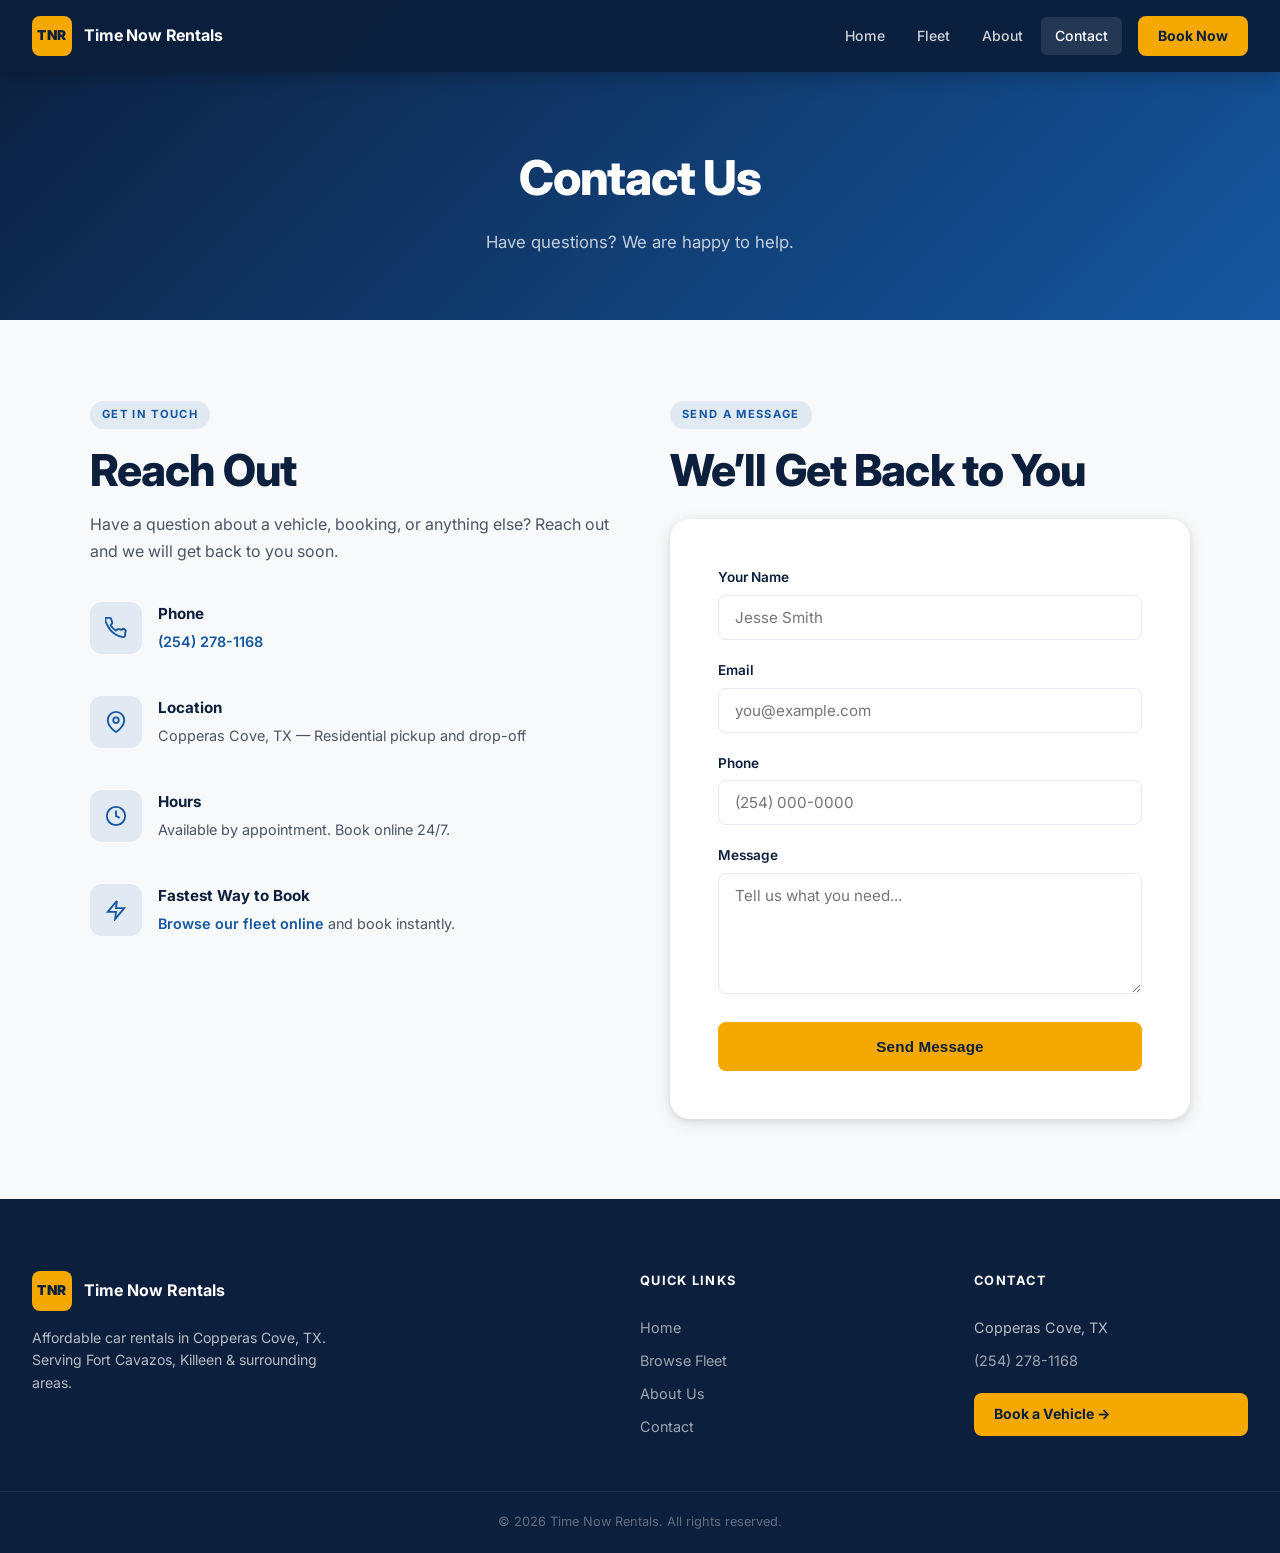
<file: contact.html>
<!DOCTYPE html>
<html lang="en">
  <head>
    <meta charset="UTF-8">
    <meta name="viewport" content="width=device-width, initial-scale=1.0">
    <title>Contact | Time Now Rentals</title>
    <meta name="description" content="Contact Time Now Rentals in Copperas Cove, TX. Call (254) 278-1168 or send us a message. Questions about bookings, vehicles, or pricing — we're here to help.">
    <link rel="canonical" href="https://timenowrentals.com/contact.html">

    <!-- Open Graph -->
    <meta property="og:type" content="website">
    <meta property="og:site_name" content="Time Now Rentals">
    <meta property="og:title" content="Contact | Time Now Rentals">
    <meta property="og:description" content="Contact Time Now Rentals in Copperas Cove, TX. Call (254) 278-1168 or send us a message.">
    <meta property="og:url" content="https://timenowrentals.com/contact.html">
    <meta property="og:image" content="https://res.cloudinary.com/outdoorsy/image/upload/t_odw,a_exif,q_auto,f_auto,w_1200,h_630,c_fill/v1775086304/p/rentals/513238/images/xc4bdpvxe1ckhvgntpgz.jpg">
    <meta property="og:locale" content="en_US">

    <!-- Twitter Card -->
    <meta name="twitter:card" content="summary_large_image">
    <meta name="twitter:title" content="Contact | Time Now Rentals">
    <meta name="twitter:description" content="Contact Time Now Rentals in Copperas Cove, TX. Call (254) 278-1168 or send us a message.">
    <meta name="twitter:image" content="https://res.cloudinary.com/outdoorsy/image/upload/t_odw,a_exif,q_auto,f_auto,w_1200,h_630,c_fill/v1775086304/p/rentals/513238/images/xc4bdpvxe1ckhvgntpgz.jpg">

    <!-- Additional SEO -->
    <meta name="robots" content="index, follow">
    <meta name="geo.region" content="US-TX">
    <meta name="geo.placename" content="Copperas Cove">
    <meta name="theme-color" content="#0c1f3d">

    <link rel="preconnect" href="https://fonts.googleapis.com">
    <link rel="preconnect" href="https://fonts.gstatic.com" crossorigin>
    <link href="https://fonts.googleapis.com/css2?family=Inter:wght@300;400;500;600;700;800;900&display=swap" rel="stylesheet">
    <link rel="stylesheet" href="style.css">
    <link rel="icon" type="image/svg+xml" href="data:image/svg+xml,<svg xmlns='http://www.w3.org/2000/svg' viewBox='0 0 100 100'><rect width='100' height='100' rx='16' fill='%23f4a800'/><text x='50' y='68' font-family='Arial,sans-serif' font-size='42' font-weight='900' text-anchor='middle' fill='%230c1f3d'>TNR</text></svg>">
  </head>
<body>
  <a href="#main-content" class="skip-link">Skip to main content</a>

  <!-- NAV -->
  <header class="site-header scrolled" id="siteHeader">
    <div class="header-inner">
      <a href="index.html" class="brand">
        <div class="brand-badge">TNR</div>
        <span class="brand-name">Time Now Rentals</span>
      </a>
      <nav class="main-nav" id="mainNav" aria-label="Main navigation">
        <a href="index.html" class="nav-link">Home</a>
        <a href="fleet.html" class="nav-link">Fleet</a>
        <a href="about.html" class="nav-link">About</a>
        <a href="contact.html" class="nav-link active">Contact</a>
        <a href="fleet.html" class="nav-cta">Book Now</a>
      </nav>
      <button class="nav-burger" id="navBurger" aria-label="Toggle menu">
        <span></span><span></span><span></span>
      </button>
    </div>
  </header>

  <main id="main-content">
  <!-- PAGE HERO -->
  <div class="page-hero">
    <h1>Contact Us</h1>
    <p>Have questions? We are happy to help.</p>
  </div>

  <!-- CONTACT CONTENT -->
  <section class="contact-section">
    <div class="contact-grid">

      <!-- Contact Info -->
      <div>
        <div class="section-label">GET IN TOUCH</div>
        <h2 class="section-title left mb-sm">Reach Out</h2>
        <p class="contact-description">Have a question about a vehicle, booking, or anything else? Reach out and we will get back to you soon.</p>

        <div class="contact-info-stack">
          <div class="contact-info-item">
            <div class="serve-icon">
              <svg width="22" height="22" viewBox="0 0 24 24" fill="none" stroke="currentColor" stroke-width="2"><path d="M22 16.92v3a2 2 0 01-2.18 2 19.79 19.79 0 01-8.63-3.07A19.5 19.5 0 013.07 9.81a19.79 19.79 0 01-3.07-8.68A2 2 0 012 1h3a2 2 0 012 1.72c.13 1 .36 1.98.71 2.92a2 2 0 01-.45 2.11L6.09 8.91a16 16 0 006 6l1.27-1.27a2 2 0 012.11-.45c.94.35 1.92.58 2.92.71A2 2 0 0122 16.92z"/></svg>
            </div>
            <div>
              <strong class="contact-info-label">Phone</strong>
              <a href="tel:2542781168" class="contact-info-link">(254) 278-1168</a>
            </div>
          </div>
          <div class="contact-info-item">
            <div class="serve-icon">
              <svg width="22" height="22" viewBox="0 0 24 24" fill="none" stroke="currentColor" stroke-width="2"><path d="M21 10c0 7-9 13-9 13s-9-6-9-13a9 9 0 0118 0z"/><circle cx="12" cy="10" r="3"/></svg>
            </div>
            <div>
              <strong class="contact-info-label">Location</strong>
              <span class="contact-info-text">Copperas Cove, TX &mdash; Residential pickup and drop-off</span>
            </div>
          </div>
          <div class="contact-info-item">
            <div class="serve-icon">
              <svg width="22" height="22" viewBox="0 0 24 24" fill="none" stroke="currentColor" stroke-width="2"><circle cx="12" cy="12" r="10"/><polyline points="12 6 12 12 16 14"/></svg>
            </div>
            <div>
              <strong class="contact-info-label">Hours</strong>
              <span class="contact-info-text">Available by appointment. Book online 24/7.</span>
            </div>
          </div>
          <div class="contact-info-item">
            <div class="serve-icon">
              <svg width="22" height="22" viewBox="0 0 24 24" fill="none" stroke="currentColor" stroke-width="2"><polyline points="13 2 3 14 12 14 11 22 21 10 12 10 13 2"/></svg>
            </div>
            <div>
              <strong class="contact-info-label">Fastest Way to Book</strong>
              <a href="fleet.html" class="contact-info-link">Browse our fleet online</a><span class="contact-info-text"> and book instantly.</span>
            </div>
          </div>
        </div>
      </div>

      <!-- Contact Form -->
      <div>
        <div class="section-label">SEND A MESSAGE</div>
        <h2 class="section-title left mb-md">We&rsquo;ll Get Back to You</h2>
        <form class="contact-form contact-form-card" id="contactForm">
          <div class="form-group">
            <label for="name">Your Name</label>
            <input type="text" id="name" placeholder="Jesse Smith" required>
          </div>
          <div class="form-group">
            <label for="email">Email</label>
            <input type="email" id="email" placeholder="you@example.com" required>
          </div>
          <div class="form-group">
            <label for="phone">Phone</label>
            <input type="tel" id="phone" placeholder="(254) 000-0000">
          </div>
          <div class="form-group">
            <label for="message">Message</label>
            <textarea id="message" rows="5" placeholder="Tell us what you need..." required></textarea>
          </div>
          <button type="submit" class="btn-primary btn-primary-full">Send Message</button>
        </form>
        <div id="formSuccess" class="form-success" role="status" aria-live="polite">
          <p>Message sent! We will be in touch shortly.</p>
        </div>
      </div>

    </div>
  </section>
  </main>

  <!-- FOOTER -->
  <footer class="site-footer">
    <div class="footer-inner">
      <div class="footer-brand">
        <div class="footer-logo">
          <div class="brand-badge">TNR</div>
          <span>Time Now Rentals</span>
        </div>
        <p>Affordable car rentals in Copperas Cove, TX. Serving Fort Cavazos, Killeen &amp; surrounding areas.</p>
      </div>
      <div class="footer-links">
        <h4>Quick Links</h4>
        <a href="index.html">Home</a>
        <a href="fleet.html">Browse Fleet</a>
        <a href="about.html">About Us</a>
        <a href="contact.html">Contact</a>
      </div>
      <div class="footer-contact">
        <h4>Contact</h4>
        <p>Copperas Cove, TX</p>
        <a href="tel:2542781168">(254) 278-1168</a>
        <a href="fleet.html" class="footer-cta">Book a Vehicle →</a>
      </div>
    </div>
    <div class="footer-bottom">
      <p>© 2026 Time Now Rentals. All rights reserved.</p>
    </div>
  </footer>

  <!-- JSON-LD Structured Data -->
  <script type="application/ld+json">
  {
    "@context": "https://schema.org",
    "@type": "BreadcrumbList",
    "itemListElement": [
      { "@type": "ListItem", "position": 1, "name": "Home", "item": "https://timenowrentals.com/" },
      { "@type": "ListItem", "position": 2, "name": "Contact", "item": "https://timenowrentals.com/contact.html" }
    ]
  }
  </script>
  <script type="application/ld+json">
  {
    "@context": "https://schema.org",
    "@type": "ContactPage",
    "name": "Contact Time Now Rentals",
    "url": "https://timenowrentals.com/contact.html",
    "mainEntity": {
      "@type": "AutoRental",
      "name": "Time Now Rentals",
      "telephone": "+1-254-278-1168",
      "address": {
        "@type": "PostalAddress",
        "addressLocality": "Copperas Cove",
        "addressRegion": "TX",
        "addressCountry": "US"
      }
    }
  }
  </script>

  <script>
    document.getElementById('navBurger').addEventListener('click', () => {
      document.getElementById('mainNav').classList.toggle('open');
      document.getElementById('navBurger').classList.toggle('open');
    });
    document.getElementById('contactForm').addEventListener('submit', function(e) {
      e.preventDefault();
      this.style.display = 'none';
      document.getElementById('formSuccess').style.display = 'block';
    });
  </script>

</body>
</html>
</file>
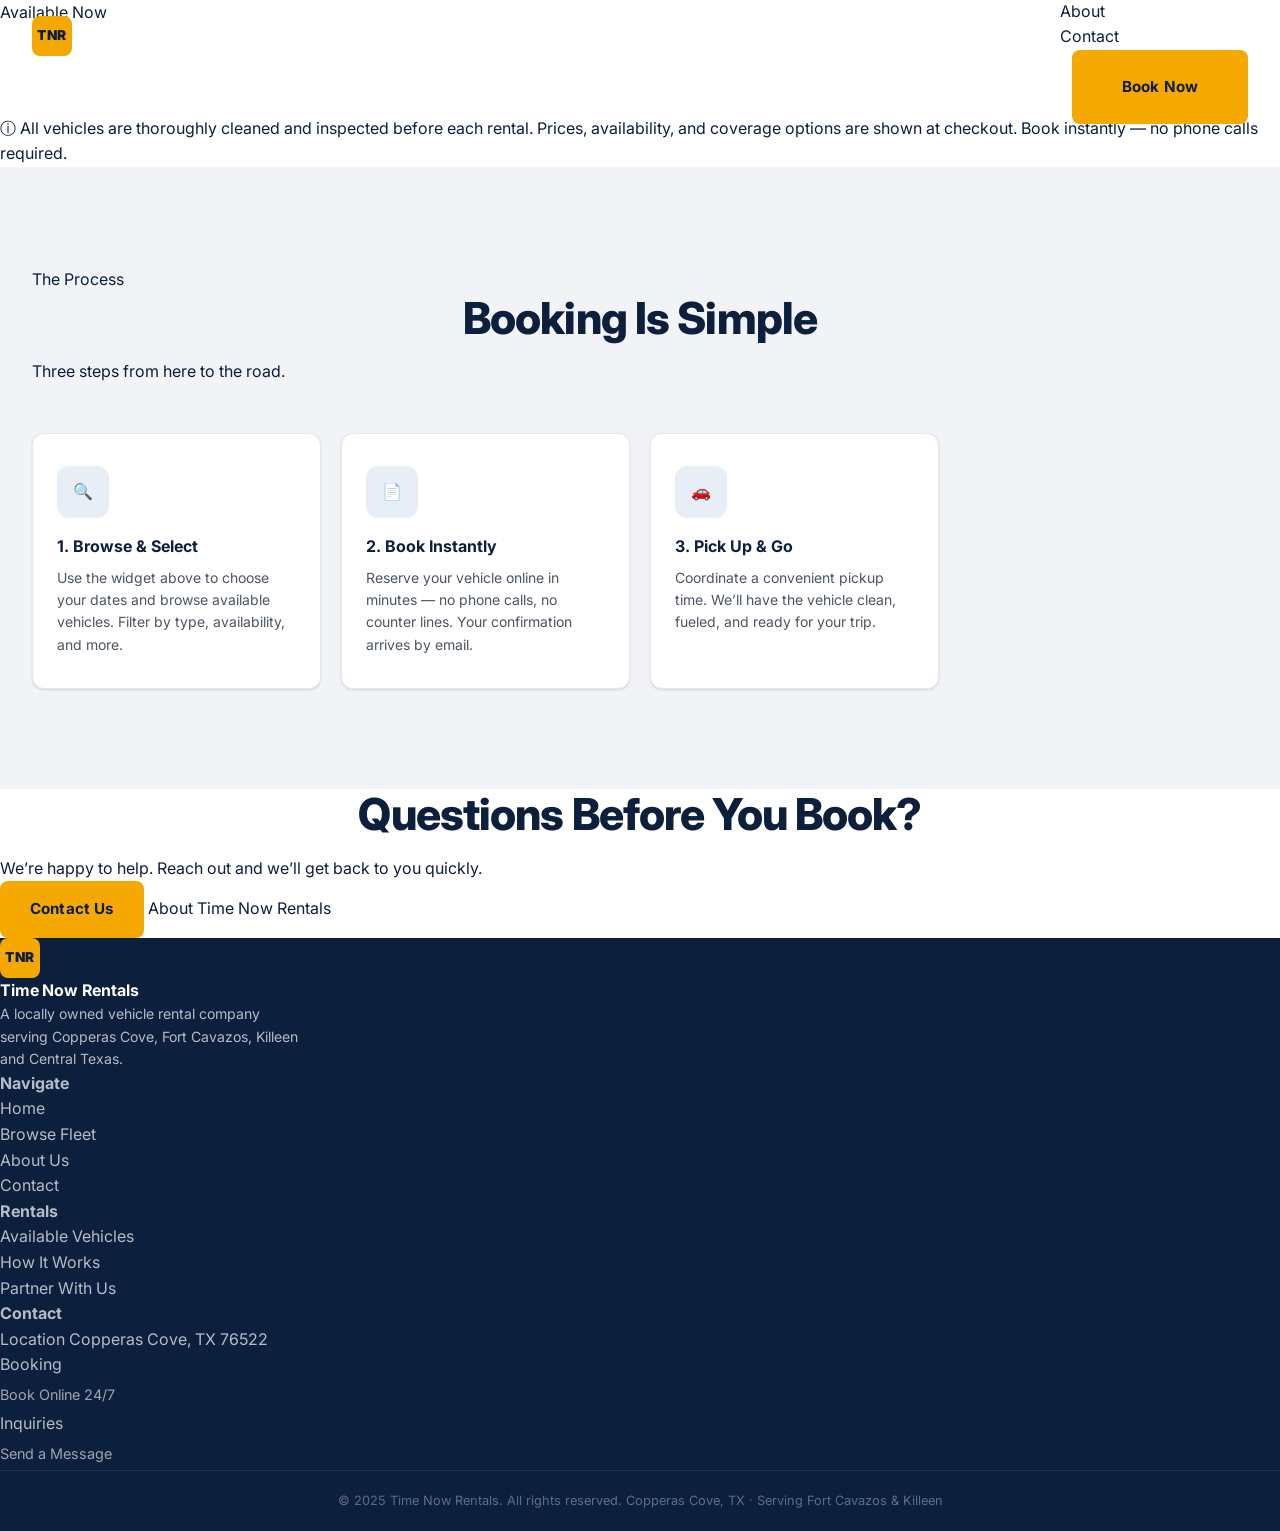
<file: fleet.html>
<!DOCTYPE html>
<html lang="en">
<head>
  <meta charset="UTF-8">
  <meta name="viewport" content="width=device-width, initial-scale=1.0">

  <!-- Primary SEO -->
  <title>Browse &amp; Book Vehicles | Time Now Rentals — Copperas Cove, TX</title>
  <meta name="description" content="Browse Time Now Rentals' fleet of clean, modern vehicles in Copperas Cove, TX. Instant online booking. Serving Fort Cavazos, Killeen &amp; Central Texas. Reserve yours today.">
  <meta name="keywords" content="rent a car Copperas Cove TX, car rental fleet Killeen TX, SUV rental Fort Cavazos, affordable car rental Central Texas, vehicle rental Copperas Cove">
  <link rel="canonical" href="https://timenowrentals.com/fleet.html">

  <!-- Open Graph -->
  <meta property="og:type" content="website">
  <meta property="og:url" content="https://timenowrentals.com/fleet.html">
  <meta property="og:title" content="Browse Our Fleet | Time Now Rentals — Copperas Cove, TX">
  <meta property="og:description" content="Clean, modern vehicles ready to book online. No lines, no hidden fees. Serving Copperas Cove, Fort Cavazos &amp; Killeen, TX.">
  <meta property="og:image" content="https://res.cloudinary.com/outdoorsy/image/upload/q_auto,f_auto,w_1200,h_630,c_fill/v1775086550/p/rentals/513238/images/hoom2nwshmah9omjgcvp.jpg">
  <meta property="og:site_name" content="Time Now Rentals">
  <meta property="og:locale" content="en_US">

  <!-- Twitter Card -->
  <meta name="twitter:card" content="summary_large_image">
  <meta name="twitter:title" content="Browse Our Fleet | Time Now Rentals — Copperas Cove, TX">
  <meta name="twitter:description" content="Clean vehicles, instant booking, flexible rates. Serving Fort Cavazos &amp; Killeen.">
  <meta name="twitter:image" content="https://res.cloudinary.com/outdoorsy/image/upload/q_auto,f_auto,w_1200,h_630,c_fill/v1775086550/p/rentals/513238/images/hoom2nwshmah9omjgcvp.jpg">

  <!-- Additional SEO -->
  <meta name="robots" content="index, follow, max-image-preview:large, max-snippet:-1, max-video-preview:-1">
  <meta name="geo.region" content="US-TX">
  <meta name="geo.placename" content="Copperas Cove">

  <!-- Favicon -->
  <link rel="icon" type="image/svg+xml" href="favicon.svg">
  <link rel="alternate icon" href="favicon.ico">
  <link rel="apple-touch-icon" href="favicon.svg">

  <!-- Fonts -->
  <link rel="preconnect" href="https://fonts.googleapis.com">
  <link rel="preconnect" href="https://fonts.gstatic.com" crossorigin>
  <link href="https://fonts.googleapis.com/css2?family=Inter:wght@300;400;500;600;700;800;900&display=swap" rel="stylesheet">

  <!-- Styles -->
  <link rel="stylesheet" href="style.css">

  <!-- Analytics -->
  <script async src="https://www.googletagmanager.com/gtag/js?id=G-KTR6MY8BYP"></script>
  <script>
    window.dataLayer = window.dataLayer || [];
    function gtag(){dataLayer.push(arguments);}
    gtag('js', new Date());
    gtag('config', 'G-KTR6MY8BYP');
  </script>

  <!-- Wheelbase Widget -->
  <script type="module" src="https://d2toxav8qvoos4.cloudfront.net/latest/wheelbase-widget.js"></script>
</head>
<body>

  <!-- ── Navigation ── -->
  <header class="site-header scrolled" id="site-header">
    <div class="header-inner">
      <a href="index.html" class="brand">
        <div class="brand-badge">TNR</div>
        <span class="brand-name">Time Now Rentals</span>
      </a>
      <nav aria-label="Main navigation">
        <ul class="nav-links">
          <li><a href="index.html">Home</a></li>
          <li><a href="fleet.html" class="active">Fleet</a></li>
          <li><a href="about.html">About</a></li>
          <li><a href="contact.html">Contact</a></li>
          <li class="nav-cta"><a href="fleet.html" class="btn btn-primary">Book Now</a></li>
        </ul>
      </nav>
    </div>
  </header>

  <!-- ── Fleet Hero ── -->
  <div class="fleet-hero">
    <div class="container">
      <div class="page-hero-content">
        <span class="section-eyebrow" style="color: var(--gold-light);">Available Now</span>
        <h1 class="section-title" style="color: var(--white); margin-bottom: 14px;">Browse Our Fleet</h1>
        <p class="section-subtitle" style="color: rgba(255,255,255,.7); margin: 0 auto;">Clean, modern vehicles ready for instant booking. Select dates to check real-time availability.</p>
      </div>
    </div>
  </div>

  <!-- ── Fleet Widget ── -->
  <section class="fleet-section" aria-label="Vehicle listings">
    <div class="container">
      <p class="fleet-note">
        &#9432; All vehicles are thoroughly cleaned and inspected before each rental. Prices, availability, and coverage options are shown at checkout. Book instantly — no phone calls required.
      </p>
      <div class="widget-wrapper">
        <wheelbase-rentals-list dealer-id="4931047" store-type="auto"></wheelbase-rentals-list>
      </div>
    </div>
  </section>

  <!-- ── How It Works ── -->
  <section class="serve-section section section-alt" aria-labelledby="how-heading">
    <div class="container">
      <div class="section-header centered">
        <span class="section-eyebrow">The Process</span>
        <h2 class="section-title" id="how-heading">Booking Is Simple</h2>
        <p class="section-subtitle">Three steps from here to the road.</p>
      </div>
      <div class="serve-grid">
        <div class="serve-card">
          <div class="serve-icon">&#128269;</div>
          <h3>1. Browse &amp; Select</h3>
          <p>Use the widget above to choose your dates and browse available vehicles. Filter by type, availability, and more.</p>
        </div>
        <div class="serve-card">
          <div class="serve-icon">&#128196;</div>
          <h3>2. Book Instantly</h3>
          <p>Reserve your vehicle online in minutes — no phone calls, no counter lines. Your confirmation arrives by email.</p>
        </div>
        <div class="serve-card">
          <div class="serve-icon">&#128663;</div>
          <h3>3. Pick Up &amp; Go</h3>
          <p>Coordinate a convenient pickup time. We&rsquo;ll have the vehicle clean, fueled, and ready for your trip.</p>
        </div>
      </div>
    </div>
  </section>

  <!-- ── CTA Banner ── -->
  <section class="cta-banner" aria-label="Call to action">
    <div class="container">
      <h2 class="section-title">Questions Before You Book?</h2>
      <p class="section-subtitle">We&rsquo;re happy to help. Reach out and we&rsquo;ll get back to you quickly.</p>
      <div class="cta-actions">
        <a href="contact.html" class="btn btn-primary btn-lg">Contact Us</a>
        <a href="about.html" class="btn btn-outline btn-lg">About Time Now Rentals</a>
      </div>
    </div>
  </section>

  <!-- ── Footer ── -->
  <footer class="site-footer" role="contentinfo">
    <div class="container">
      <div class="footer-grid">
        <div class="footer-brand">
          <a href="index.html" class="brand">
            <div class="brand-badge">TNR</div>
          </a>
          <span class="brand-name">Time Now Rentals</span>
          <p>A locally owned vehicle rental company serving Copperas Cove, Fort Cavazos, Killeen and Central Texas.</p>
        </div>
        <div class="footer-col">
          <h4>Navigate</h4>
          <ul>
            <li><a href="index.html">Home</a></li>
            <li><a href="fleet.html">Browse Fleet</a></li>
            <li><a href="about.html">About Us</a></li>
            <li><a href="contact.html">Contact</a></li>
          </ul>
        </div>
        <div class="footer-col">
          <h4>Rentals</h4>
          <ul>
            <li><a href="fleet.html">Available Vehicles</a></li>
            <li><a href="fleet.html">How It Works</a></li>
            <li><a href="contact.html?inquiry=list-car">Partner With Us</a></li>
          </ul>
        </div>
        <div class="footer-col">
          <h4>Contact</h4>
          <div class="footer-contact">
            <div class="footer-contact-item">
              <div>
                <span class="fi-label">Location</span>
                <span>Copperas Cove, TX 76522</span>
              </div>
            </div>
            <div class="footer-contact-item">
              <div>
                <span class="fi-label">Booking</span>
                <a href="fleet.html">Book Online 24/7</a>
              </div>
            </div>
            <div class="footer-contact-item">
              <div>
                <span class="fi-label">Inquiries</span>
                <a href="contact.html">Send a Message</a>
              </div>
            </div>
          </div>
        </div>
      </div>
      <div class="footer-bottom">
        <span>&copy; 2025 Time Now Rentals. All rights reserved.</span>
        <span>Copperas Cove, TX &middot; Serving Fort Cavazos &amp; Killeen</span>
      </div>
    </div>
  </footer>

  <script>
    const header = document.getElementById('site-header');
    window.addEventListener('scroll', () => {
      header.classList.toggle('scrolled', window.scrollY > 40);
    }, { passive: true });
  </script>

</body>
</html>
</file>
<file: style.css>
/* ========================================
   TIME NOW RENTALS — ENTERPRISE STYLESHEET
   ======================================== */

:root {
     --navy: #0c1f3d;
     --blue: #1557a0;
     --blue-light: #1e6fc5;
     --gold: #f4a800;
     --gold-dark: #d4900a;
     --white: #ffffff;
     --off-white: #f8f9fb;
     --gray-100: #f1f3f6;
     --gray-200: #e4e8ef;
     --gray-400: #9ca3af;
     --gray-600: #4b5563;
     --gray-800: #1f2937;
     --text: #0c1f3d;
     --radius: 12px;
     --radius-lg: 20px;
     --shadow-sm: 0 1px 3px rgba(0,0,0,.08), 0 1px 2px rgba(0,0,0,.06);
     --shadow-md: 0 4px 16px rgba(0,0,0,.10), 0 2px 6px rgba(0,0,0,.07);
     --shadow-lg: 0 10px 40px rgba(0,0,0,.14), 0 4px 12px rgba(0,0,0,.08);
     --transition: 0.22s cubic-bezier(.4,0,.2,1);
}

*, *::before, *::after { box-sizing: border-box; margin: 0; padding: 0; }

/* ---- SKIP LINK (WCAG) ---- */
.skip-link {
     position: absolute;
     top: -100%;
     left: 16px;
     z-index: 9999;
     background: var(--gold);
     color: var(--navy);
     font-weight: 700;
     font-size: 0.9rem;
     padding: 12px 24px;
     border-radius: 0 0 8px 8px;
     text-decoration: none;
     transition: top 0.15s;
}
.skip-link:focus {
     top: 0;
}

/* ---- FOCUS VISIBLE (WCAG) ---- */
:focus-visible {
     outline: 3px solid var(--gold);
     outline-offset: 2px;
}

html { scroll-behavior: smooth; -webkit-text-size-adjust: 100%; }

body {
     font-family: 'Inter', -apple-system, BlinkMacSystemFont, 'Segoe UI', sans-serif;
     color: var(--text);
     background: var(--white);
     line-height: 1.6;
     font-size: 16px;
     -webkit-font-smoothing: antialiased;
}

img { display: block; max-width: 100%; height: auto; }
a { color: inherit; text-decoration: none; }
ul { list-style: none; }

/* ---- BUTTONS ---- */
.btn-primary {
     display: inline-flex;
     align-items: center;
     gap: 8px;
     background: var(--gold);
     color: var(--navy);
     font-weight: 700;
     font-size: 0.95rem;
     letter-spacing: 0.01em;
     padding: 14px 28px;
     border-radius: 8px;
     border: 2px solid var(--gold);
     cursor: pointer;
     transition: background var(--transition), transform var(--transition), box-shadow var(--transition);
     white-space: nowrap;
}
.btn-primary:hover {
     background: var(--gold-dark);
     border-color: var(--gold-dark);
     transform: translateY(-1px);
     box-shadow: 0 6px 20px rgba(244,168,0,.35);
}

.btn-ghost {
     display: inline-flex;
     align-items: center;
     gap: 8px;
     background: transparent;
     color: var(--white);
     font-weight: 600;
     font-size: 0.95rem;
     padding: 13px 26px;
     border-radius: 8px;
     border: 2px solid rgba(255,255,255,.5);
     cursor: pointer;
     transition: all var(--transition);
}
.btn-ghost:hover {
     background: rgba(255,255,255,.12);
     border-color: rgba(255,255,255,.8);
}

/* ---- SECTION LABELS ---- */
.section-label {
     display: inline-block;
     font-size: 0.7rem;
     font-weight: 700;
     letter-spacing: 0.12em;
     text-transform: uppercase;
     color: var(--blue);
     background: rgba(21,87,160,.1);
     padding: 5px 12px;
     border-radius: 100px;
     margin-bottom: 16px;
}
.section-label.light {
     color: var(--gold);
     background: rgba(244,168,0,.15);
}

.section-title {
     font-size: clamp(1.9rem, 4vw, 2.75rem);
     font-weight: 800;
     color: var(--navy);
     line-height: 1.15;
     letter-spacing: -0.02em;
     text-align: center;
     margin-bottom: 16px;
}
.section-title.left { text-align: left; }
.section-title.light-text { color: var(--white); }

.section-sub {
     font-size: 1.05rem;
     color: var(--gray-600);
     text-align: center;
     max-width: 560px;
     margin: 0 auto 48px;
     line-height: 1.65;
}

/* ===========================
   HEADER / NAV
   =========================== */
.site-header {
     position: fixed;
     top: 0; left: 0; right: 0;
     z-index: 1000;
     background: transparent;
     transition: background var(--transition), box-shadow var(--transition), padding var(--transition);
     padding: 0;
}
.site-header.scrolled {
     background: rgba(12,31,61,.97);
     box-shadow: 0 2px 20px rgba(0,0,0,.25);
}

.header-inner {
     max-width: 1280px;
     margin: 0 auto;
     padding: 0 32px;
     height: 72px;
     display: flex;
     align-items: center;
     justify-content: space-between;
}

.brand {
     display: flex;
     align-items: center;
     gap: 12px;
}
.brand-badge {
     width: 40px; height: 40px;
     background: var(--gold);
     color: var(--navy);
     font-weight: 900;
     font-size: 0.85rem;
     letter-spacing: 0.05em;
     border-radius: 8px;
     display: flex;
     align-items: center;
     justify-content: center;
     flex-shrink: 0;
}
.brand-name {
     font-size: 1rem;
     font-weight: 700;
     color: var(--white);
     letter-spacing: -0.01em;
}

.main-nav {
     display: flex;
     align-items: center;
     gap: 4px;
}
.nav-link {
     font-size: 0.88rem;
     font-weight: 500;
     color: rgba(255,255,255,.8);
     padding: 8px 14px;
     border-radius: 6px;
     transition: color var(--transition), background var(--transition);
}
.nav-link:hover, .nav-link.active {
     color: var(--white);
     background: rgba(255,255,255,.1);
}
.nav-cta {
     font-size: 0.88rem;
     font-weight: 700;
     color: var(--navy);
     background: var(--gold);
     padding: 9px 20px;
     border-radius: 8px;
     margin-left: 12px;
     transition: background var(--transition), transform var(--transition);
}
.nav-cta:hover {
     background: var(--gold-dark);
     transform: translateY(-1px);
}

.nav-burger {
     display: none;
     background: none;
     border: none;
     cursor: pointer;
     width: 36px; height: 36px;
     flex-direction: column;
     align-items: center;
     justify-content: center;
     gap: 5px;
}
.nav-burger span {
     display: block;
     width: 22px; height: 2px;
     background: var(--white);
     border-radius: 2px;
     transition: all var(--transition);
}

/* ===========================
   HERO
   =========================== */
.hero {
     position: relative;
     min-height: 88vh;
     display: flex;
     align-items: center;
     overflow: hidden;
}
.hero-bg {
     position: absolute;
     inset: 0;
     z-index: 0;
}
.hero-img {
     width: 100%; height: 100%;
     object-fit: cover;
     object-position: center 40%;
}
.hero-overlay {
     position: absolute;
     inset: 0;
     background: linear-gradient(
            105deg,
            rgba(12,31,61,.88) 0%,
            rgba(12,31,61,.72) 45%,
            rgba(12,31,61,.30) 100%
          );
}
.hero-content {
     position: relative;
     z-index: 1;
     width: 100%;
     max-width: 1280px;
     margin: 0 auto;
     padding: 120px 32px 80px;
}
.hero-text {
     max-width: 600px;
}
.hero-tag {
     display: inline-flex;
     align-items: center;
     gap: 8px;
     font-size: 0.82rem;
     font-weight: 600;
     color: rgba(255,255,255,.85);
     background: rgba(255,255,255,.1);
     backdrop-filter: blur(8px);
     border: 1px solid rgba(255,255,255,.15);
     padding: 7px 16px;
     border-radius: 100px;
     margin-bottom: 28px;
     letter-spacing: 0.02em;
}
.tag-dot {
     width: 7px; height: 7px;
     background: var(--gold);
     border-radius: 50%;
     flex-shrink: 0;
     box-shadow: 0 0 0 3px rgba(244,168,0,.3);
}
.hero-headline {
     font-size: clamp(2.8rem, 6vw, 4.5rem);
     font-weight: 900;
     color: var(--white);
     line-height: 1.05;
     letter-spacing: -0.03em;
     margin-bottom: 20px;
}
.hero-accent { color: var(--gold); }
.hero-sub {
     font-size: 1.15rem;
     color: rgba(255,255,255,.8);
     line-height: 1.65;
     margin-bottom: 36px;
     max-width: 500px;
}
.hero-stats {
     display: flex;
     align-items: center;
     gap: 0;
     background: rgba(255,255,255,.08);
     backdrop-filter: blur(12px);
     border: 1px solid rgba(255,255,255,.12);
     border-radius: 12px;
     padding: 20px 28px;
     margin-bottom: 36px;
     width: fit-content;
}
.hero-stat {
     display: flex;
     flex-direction: column;
     align-items: center;
     padding: 0 28px;
}
.hero-stat:first-child { padding-left: 0; }
.hero-stat:last-child { padding-right: 0; }
.hero-stat strong {
     font-size: 1.6rem;
     font-weight: 800;
     color: var(--gold);
     letter-spacing: -0.02em;
     line-height: 1;
}
.hero-stat span {
     font-size: 0.72rem;
     font-weight: 500;
     color: rgba(255,255,255,.65);
     text-transform: uppercase;
     letter-spacing: 0.07em;
     margin-top: 4px;
}
.hero-stat-divider {
     width: 1px;
     height: 40px;
     background: rgba(255,255,255,.2);
     flex-shrink: 0;
}
.hero-actions {
     display: flex;
     align-items: center;
     gap: 14px;
     flex-wrap: wrap;
}

/* ===========================
   TRUST BAR
   =========================== */
.trust-bar {
     background: var(--gold);
     padding: 0;
}
.trust-inner {
     max-width: 1280px;
     margin: 0 auto;
     padding: 0 32px;
     display: flex;
     align-items: center;
     justify-content: center;
     flex-wrap: wrap;
     gap: 0;
}
.trust-item {
     display: flex;
     align-items: center;
     gap: 8px;
     font-size: 0.8rem;
     font-weight: 700;
     color: var(--navy);
     letter-spacing: 0.03em;
     text-transform: uppercase;
     padding: 16px 24px;
     white-space: nowrap;
     position: relative;
}
.trust-item + .trust-item::before {
     content: '';
     position: absolute;
     left: 0;
     top: 25%;
     height: 50%;
     width: 1px;
     background: rgba(12,31,61,.2);
}

/* ===========================
   BOOKING WIDGET SECTION
   =========================== */
.booking-section {
     padding: 80px 32px 100px;
     background: var(--off-white);
     text-align: center;
}
.widget-wrapper {
     max-width: 1200px;
     margin: 0 auto;
     background: var(--white);
     border-radius: var(--radius-lg);
     box-shadow: var(--shadow-lg);
     overflow: hidden;
}
wheelbase-store {
     display: block;
     min-height: 600px;
}

/* ===========================
   WHY CHOOSE US
   =========================== */
.why-section {
     padding: 100px 32px;
     background: var(--white);
}
.why-inner {
     max-width: 1200px;
     margin: 0 auto;
     display: grid;
     grid-template-columns: 1fr 1fr;
     gap: 80px;
     align-items: center;
}
.why-text { max-width: 520px; }
.why-desc {
     font-size: 1.05rem;
     color: var(--gray-600);
     line-height: 1.7;
     margin-bottom: 36px;
}
.why-list {
     display: flex;
     flex-direction: column;
     gap: 24px;
     margin-bottom: 40px;
}
.why-list li {
     display: flex;
     align-items: flex-start;
     gap: 16px;
}
.why-icon {
     width: 44px; height: 44px;
     background: rgba(21,87,160,.1);
     color: var(--blue);
     border-radius: 10px;
     display: flex;
     align-items: center;
     justify-content: center;
     flex-shrink: 0;
}
.why-list strong {
     display: block;
     font-size: 0.95rem;
     font-weight: 700;
     color: var(--navy);
     margin-bottom: 3px;
}
.why-list span {
     font-size: 0.88rem;
     color: var(--gray-600);
     line-height: 1.55;
}

.why-visual {
     position: relative;
     height: 440px;
}
.why-photo-main {
     position: absolute;
     inset: 0;
     border-radius: var(--radius-lg);
     overflow: hidden;
     box-shadow: var(--shadow-lg);
}
.why-photo-main img {
     width: 100%; height: 100%;
     object-fit: cover;
}
.why-photo-float {
     position: absolute;
     bottom: -24px;
     right: -24px;
     width: 55%;
     border-radius: var(--radius);
     overflow: hidden;
     box-shadow: var(--shadow-lg);
     border: 4px solid var(--white);
}
.why-photo-float img {
     width: 100%; height: 180px;
     object-fit: cover;
}

/* ===========================
   REVIEWS
   =========================== */
.reviews-section {
     background: var(--navy);
     padding: 100px 32px;
}
.reviews-inner {
     max-width: 1200px;
     margin: 0 auto;
     text-align: center;
}
.reviews-inner .section-title { color: var(--white); }

.rating-row {
     display: flex;
     align-items: center;
     gap: 48px;
     background: rgba(255,255,255,.06);
     border: 1px solid rgba(255,255,255,.1);
     border-radius: var(--radius-lg);
     padding: 32px 40px;
     margin-bottom: 48px;
     text-align: left;
}
.rating-score {
     flex-shrink: 0;
     text-align: center;
     min-width: 100px;
}
.score-num {
     display: block;
     font-size: 3.5rem;
     font-weight: 900;
     color: var(--gold);
     line-height: 1;
     letter-spacing: -0.04em;
}
.score-stars {
     font-size: 1.3rem;
     color: var(--gold);
     margin: 6px 0 4px;
     letter-spacing: 2px;
}
.score-label {
     font-size: 0.75rem;
     color: rgba(255,255,255,.5);
     font-weight: 500;
}
.rating-bars {
     flex: 1;
     display: flex;
     flex-direction: column;
     gap: 12px;
}
.rbar {
     display: flex;
     align-items: center;
     gap: 14px;
     font-size: 0.82rem;
     color: rgba(255,255,255,.7);
}
.rbar > span:first-child { min-width: 120px; font-weight: 500; }
.rbar > span:last-child { font-weight: 700; color: var(--gold); min-width: 28px; }
.rbar-track {
     flex: 1;
     height: 6px;
     background: rgba(255,255,255,.12);
     border-radius: 100px;
     overflow: hidden;
}
.rbar-fill {
     height: 100%;
     background: var(--gold);
     border-radius: 100px;
}

.reviews-grid {
     display: grid;
     grid-template-columns: repeat(2, 1fr);
     gap: 20px;
}
.review-card {
     background: rgba(255,255,255,.05);
     border: 1px solid rgba(255,255,255,.1);
     border-radius: var(--radius);
     padding: 28px 32px;
     text-align: left;
     transition: background var(--transition), transform var(--transition);
}
.review-card:hover {
     background: rgba(255,255,255,.08);
     transform: translateY(-2px);
}
.review-stars {
     font-size: 1rem;
     color: var(--gold);
     letter-spacing: 2px;
     margin-bottom: 14px;
}
.review-text {
     font-size: 0.97rem;
     color: rgba(255,255,255,.88);
     line-height: 1.65;
     font-style: italic;
     margin-bottom: 20px;
}
.reviewer {
     display: flex;
     align-items: center;
     gap: 12px;
}
.reviewer-avatar {
     width: 40px; height: 40px;
     background: var(--blue);
     color: var(--white);
     font-weight: 700;
     font-size: 0.9rem;
     border-radius: 50%;
     display: flex;
     align-items: center;
     justify-content: center;
     flex-shrink: 0;
}
.reviewer strong {
     display: block;
     font-size: 0.9rem;
     font-weight: 700;
     color: var(--white);
}
.reviewer span {
     font-size: 0.78rem;
     color: rgba(255,255,255,.5);
}

/* ===========================
   WHO WE SERVE
   =========================== */
.serve-section {
     padding: 100px 32px;
     background: var(--gray-100);
}
.serve-inner {
     max-width: 1200px;
     margin: 0 auto;
     text-align: center;
}
.serve-grid {
     display: grid;
     grid-template-columns: repeat(4, 1fr);
     gap: 20px;
     margin-top: 48px;
}
.serve-card {
     background: var(--white);
     border-radius: var(--radius);
     padding: 32px 24px;
     text-align: left;
     box-shadow: var(--shadow-sm);
     border: 1px solid var(--gray-200);
     transition: box-shadow var(--transition), transform var(--transition);
}
.serve-card:hover {
     box-shadow: var(--shadow-md);
     transform: translateY(-3px);
}
.serve-icon {
     width: 52px; height: 52px;
     background: rgba(21,87,160,.1);
     color: var(--blue);
     border-radius: 12px;
     display: flex;
     align-items: center;
     justify-content: center;
     margin-bottom: 18px;
}
.serve-card h3 {
     font-size: 1rem;
     font-weight: 700;
     color: var(--navy);
     margin-bottom: 10px;
     line-height: 1.3;
}
.serve-card p {
     font-size: 0.875rem;
     color: var(--gray-600);
     line-height: 1.6;
}

/* ===========================
   FOOTER
   =========================== */
.site-footer {
     background: var(--navy);
     color: rgba(255,255,255,.7);
}
.footer-inner {
     max-width: 1280px;
     margin: 0 auto;
     padding: 72px 32px 48px;
     display: grid;
     grid-template-columns: 2fr 1fr 1fr;
     gap: 60px;
}
.footer-logo {
     display: flex;
     align-items: center;
     gap: 12px;
     margin-bottom: 16px;
}
.footer-logo span {
     font-size: 1rem;
     font-weight: 700;
     color: var(--white);
}
.footer-brand p {
     font-size: 0.88rem;
     line-height: 1.6;
     max-width: 300px;
}
.footer-links h4, .footer-contact h4 {
     font-size: 0.8rem;
     font-weight: 700;
     text-transform: uppercase;
     letter-spacing: 0.1em;
     color: var(--white);
     margin-bottom: 20px;
}
.footer-links a, .footer-contact a {
     display: block;
     font-size: 0.9rem;
     color: rgba(255,255,255,.6);
     padding: 5px 0;
     transition: color var(--transition);
}
.footer-links a:hover, .footer-contact a:hover {
     color: var(--gold);
}
.footer-contact p {
     font-size: 0.9rem;
     padding: 5px 0;
}
.footer-cta {
     display: inline-block;
     margin-top: 16px;
     background: var(--gold) !important;
     color: var(--navy) !important;
     font-weight: 700 !important;
     padding: 10px 20px !important;
     border-radius: 8px;
     font-size: 0.88rem !important;
     transition: background var(--transition) !important;
}
.footer-cta:hover { background: var(--gold-dark) !important; }
.footer-bottom {
     border-top: 1px solid rgba(255,255,255,.08);
     padding: 20px 32px;
     text-align: center;
     font-size: 0.8rem;
     color: rgba(255,255,255,.35);
}

/* ===========================
   FLEET PAGE
   =========================== */
.page-hero {
     background: linear-gradient(135deg, var(--navy) 0%, var(--blue) 100%);
     padding: 140px 32px 64px;
     text-align: center;
     position: relative;
     overflow: hidden;
}
.page-hero::before {
     content: '';
     position: absolute;
     inset: 0;
     background: url('https://res.cloudinary.com/outdoorsy/image/upload/t_odw,a_exif,q_auto,f_auto,w_1400,h_400,c_fill/v1775086304/p/rentals/513238/images/xc4bdpvxe1ckhvgntpgz.jpg') center/cover;
     opacity: 0.08;
}
.page-hero h1 {
     font-size: clamp(2rem, 4vw, 3rem);
     font-weight: 800;
     color: var(--white);
     letter-spacing: -0.025em;
     margin-bottom: 12px;
     position: relative;
}
.page-hero p {
     font-size: 1.05rem;
     color: rgba(255,255,255,.75);
     position: relative;
     max-width: 480px;
     margin: 0 auto;
}
.fleet-widget-section {
     padding: 0 0 80px;
     background: var(--off-white);
}
.fleet-widget-wrap {
     max-width: 1280px;
     margin: 0 auto;
     padding: 0 32px;
}
.fleet-widget-wrap wheelbase-store {
     display: block;
     min-height: 700px;
     background: var(--white);
     border-radius: 0 0 var(--radius-lg) var(--radius-lg);
     box-shadow: var(--shadow-md);
}

/* ===========================
   ABOUT PAGE
   =========================== */
.about-section {
     padding: 80px 32px;
}
.about-inner {
     max-width: 900px;
     margin: 0 auto;
}
.about-inner h2 {
     font-size: 1.6rem;
     font-weight: 800;
     color: var(--navy);
     margin-bottom: 16px;
}
.about-inner p {
     font-size: 1rem;
     color: var(--gray-600);
     line-height: 1.75;
     margin-bottom: 20px;
}

/* ===========================
   CONTACT PAGE
   =========================== */
.contact-section {
     padding: 80px 32px;
     background: var(--off-white);
     text-align: left;
}
.contact-grid {
     max-width: 1100px;
     margin: 0 auto;
     display: grid;
     grid-template-columns: 1fr 1fr;
     gap: 60px;
     align-items: start;
}
.contact-description {
     color: var(--gray-600);
     font-size: 1rem;
     line-height: 1.7;
     margin-bottom: 36px;
}
.contact-info-stack {
     display: flex;
     flex-direction: column;
     gap: 24px;
}
.contact-info-item {
     display: flex;
     align-items: flex-start;
     gap: 16px;
}
.contact-info-label {
     display: block;
     font-size: 0.95rem;
     font-weight: 700;
     color: var(--navy);
     margin-bottom: 3px;
}
.contact-info-text {
     font-size: 0.9rem;
     color: var(--gray-600);
}
.contact-info-link {
     font-size: 0.9rem;
     color: var(--blue);
     font-weight: 600;
}
.contact-form-card {
     background: var(--white);
     border-radius: 16px;
     padding: 36px;
     box-shadow: var(--shadow-md);
}
.btn-primary-full {
     width: 100%;
     justify-content: center;
}
.form-success {
     display: none;
     background: rgba(21,87,160,.08);
     border: 1px solid rgba(21,87,160,.2);
     border-radius: 12px;
     padding: 24px;
     text-align: center;
     margin-top: 16px;
}
.form-success p {
     color: var(--navy);
     font-weight: 600;
}
.section-label.mt {
     margin-top: 2rem;
}
.section-title.mb-sm {
     margin-bottom: 16px;
}
.section-title.mb-md {
     margin-bottom: 24px;
}
.contact-form {
     background: var(--white);
     border-radius: var(--radius-lg);
     padding: 48px;
     box-shadow: var(--shadow-md);
}
.form-group {
     margin-bottom: 20px;
}
.form-group label {
     display: block;
     font-size: 0.85rem;
     font-weight: 600;
     color: var(--navy);
     margin-bottom: 6px;
}
.form-group input,
.form-group textarea,
.form-group select {
     width: 100%;
     padding: 12px 16px;
     border: 1.5px solid var(--gray-200);
     border-radius: 8px;
     font-family: inherit;
     font-size: 0.95rem;
     color: var(--text);
     background: var(--white);
     transition: border-color var(--transition), box-shadow var(--transition);
     outline: none;
}
.form-group input:focus,
.form-group textarea:focus,
.form-group select:focus {
     border-color: var(--blue);
     box-shadow: 0 0 0 3px rgba(21,87,160,.12);
}
.form-group textarea { resize: vertical; min-height: 120px; }

/* ===========================
   RESPONSIVE
   =========================== */
@media (max-width: 1024px) {
     .why-inner { grid-template-columns: 1fr; gap: 48px; }
     .why-visual { height: 340px; }
     .why-text { max-width: 100%; }
     .serve-grid { grid-template-columns: repeat(2, 1fr); }
     .footer-inner { grid-template-columns: 1fr 1fr; }
     .footer-brand { grid-column: 1 / -1; }
}
@media (max-width: 768px) {
     .header-inner { padding: 0 20px; }
     .main-nav {
            display: none;
            position: fixed;
            inset: 72px 0 0;
            background: rgba(12,31,61,.98);
            flex-direction: column;
            align-items: flex-start;
            padding: 32px 24px;
            gap: 8px;
     }
     .main-nav.open { display: flex; }
     .nav-link { font-size: 1.1rem; padding: 12px 16px; width: 100%; }
     .nav-cta { width: 100%; text-align: center; margin-left: 0; margin-top: 8px; }
     .nav-burger { display: flex; }
     .hero { min-height: 100svh; }
     .hero-content { padding: 100px 20px 60px; }
     .hero-stats { gap: 0; padding: 16px 20px; }
     .hero-stat { padding: 0 16px; }
     .hero-stat strong { font-size: 1.3rem; }
     .hero-actions { flex-direction: column; width: 100%; }
     .hero-actions .btn-primary,
     .hero-actions .btn-ghost { width: 100%; justify-content: center; }
     .trust-inner { gap: 0; }
     .trust-item { font-size: 0.72rem; padding: 12px 14px; }
     .trust-item + .trust-item::before { display: none; }
     .booking-section { padding: 56px 16px 72px; }
     .widget-wrapper { border-radius: var(--radius); }
     .why-section { padding: 72px 20px; }
     .why-visual { height: 260px; }
     .why-photo-float { display: none; }
     .reviews-section { padding: 72px 20px; }
     .rating-row { flex-direction: column; gap: 24px; padding: 24px; }
     .rbar > span:first-child { min-width: 90px; }
     .reviews-grid { grid-template-columns: 1fr; }
     .serve-section { padding: 72px 20px; }
     .serve-grid { grid-template-columns: 1fr 1fr; gap: 14px; }
     .footer-inner { grid-template-columns: 1fr; gap: 36px; padding: 48px 20px 36px; }
     .footer-brand { grid-column: auto; }
     .section-title { font-size: 1.8rem; }
     .page-hero { padding: 120px 20px 48px; }
     .fleet-widget-wrap { padding: 0 16px; }
     .contact-form { padding: 28px 24px; }
     .contact-grid { grid-template-columns: 1fr; gap: 36px; }
     .contact-form-card { padding: 28px 24px; }
}
@media (max-width: 480px) {
     .serve-grid { grid-template-columns: 1fr; }
     .hero-stats { flex-direction: column; width: 100%; }
     .hero-stat-divider { width: 100%; height: 1px; }
     .hero-stat { padding: 12px 0; flex-direction: row; justify-content: space-between; width: 100%; }
}
</file>
